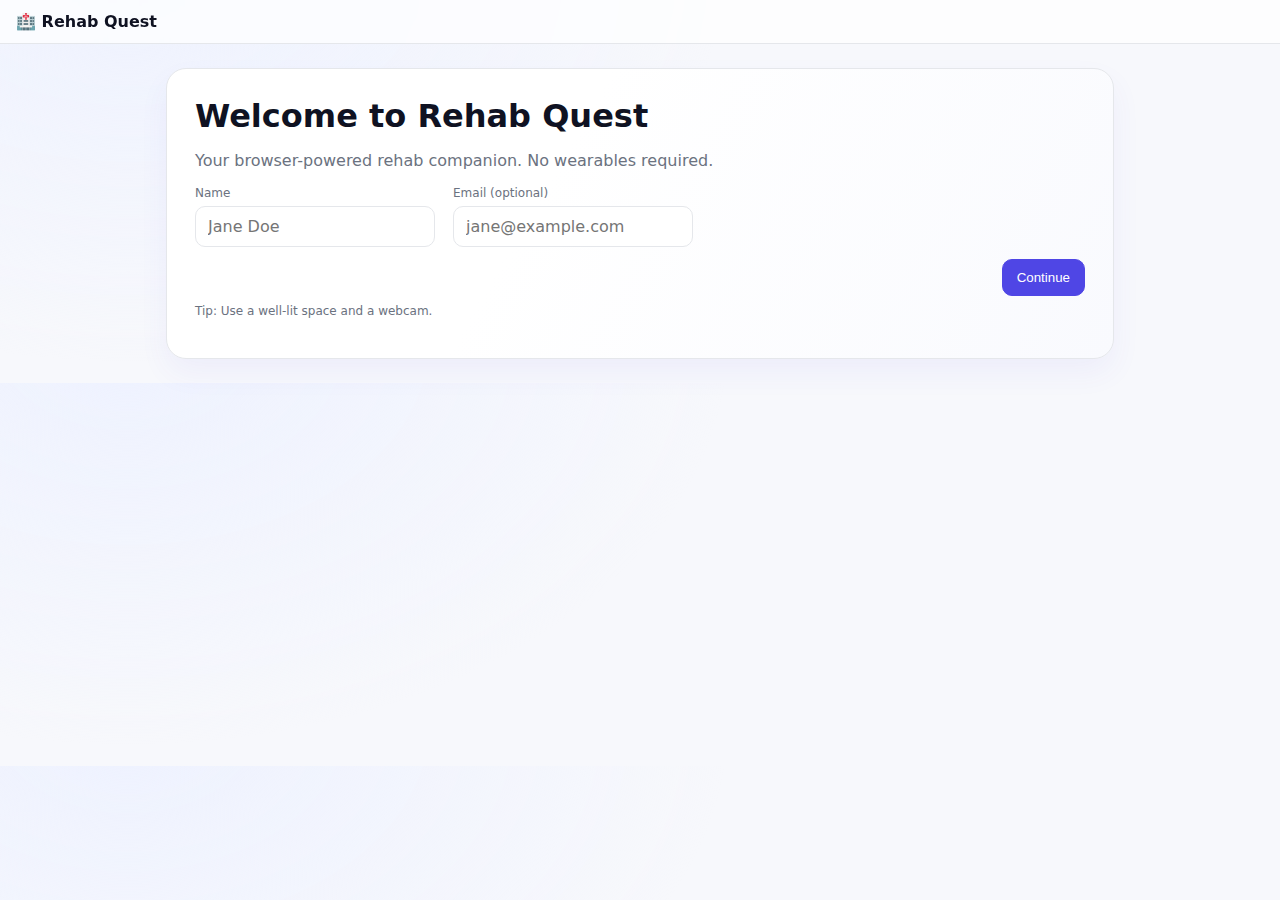
<file: login.html>
<!doctype html>
<html>
  <head>
    <meta charset="utf-8" />
    <title>Rehab Quest – Login</title>
    <meta name="viewport" content="width=device-width, initial-scale=1" />
    <link rel="stylesheet" href="styles.css" />
    <script src="auth.js" defer></script>
  </head>
  <body>
    <header class="topbar">
      <div class="brand">🏥 Rehab Quest</div>
    </header>

    <main class="container">
      <section class="auth-card">
        <div class="hero">
          <h1>Welcome to Rehab Quest</h1>
          <p class="muted">Your browser-powered rehab companion. No wearables required.</p>
        </div>
        <form id="login-form" class="form">
          <div class="row gap wrap">
            <div class="field">
              <label for="name">Name</label>
              <input id="name" class="input" placeholder="Jane Doe" required />
            </div>
            <div class="field">
              <label for="email">Email (optional)</label>
              <input id="email" type="email" class="input" placeholder="jane@example.com" />
            </div>
          </div>
          <div class="actions" style="margin-top:12px;">
            <button class="btn btn-primary" type="submit">Continue</button>
          </div>
          <p class="muted small" style="margin-top:8px;">Tip: Use a well-lit space and a webcam.</p>
        </form>
      </section>
    </main>

    <script>
      document.getElementById('login-form').addEventListener('submit', function(e){
        e.preventDefault();
        const name = document.getElementById('name').value.trim();
        const email = document.getElementById('email').value.trim();
        if (!name) return;
        window.RQAuth.setUser(name, email);
        window.location.href = 'index.html';
      });
    </script>
  </body>
</html>
</file>
<file: styles.css>
:root {
  --bg: #f7f8fc;
  --card: #ffffff;
  --text: #0f1222;
  --muted: #6b7280;
  --primary: #4f46e5;
  --primary-600: #4338ca;
  --border: #e5e7eb;
}

* { box-sizing: border-box; }

body {
  margin: 0;
  font-family: Inter, ui-sans-serif, system-ui, -apple-system, Segoe UI, Roboto, Arial, sans-serif;
  color: var(--text);
  background: radial-gradient(1200px 800px at 10% -10%, #eef2ff 0%, transparent 50%) , var(--bg);
}

.container {
  max-width: 980px;
  margin: 24px auto;
  padding: 0 16px;
}

.topbar {
  position: sticky;
  top: 0;
  z-index: 10;
  background: rgba(255,255,255,0.7);
  backdrop-filter: blur(10px);
  border-bottom: 1px solid var(--border);
  padding: 12px 16px;
  display: flex;
  justify-content: space-between;
  align-items: center;
}

.brand { font-weight: 700; }
.userbar { display:flex; align-items:center; gap:8px; }
.badge {
  width: 32px; height: 32px; border-radius: 999px;
  display: inline-flex; align-items: center; justify-content: center;
  background: #eef2ff; color: #1f2a6b; font-weight: 700;
  border: 1px solid var(--border);
}

.card {
  background: var(--card);
  border: 1px solid var(--border);
  border-radius: 16px;
  padding: 20px;
  margin-bottom: 16px;
  box-shadow: 0 10px 20px rgba(79,70,229,0.04);
}

.card-header { margin-bottom: 12px; }
.row-between { display: flex; align-items: center; justify-content: space-between; gap: 12px; }
.row { display: flex; align-items: center; }
.wrap { flex-wrap: wrap; }
.gap { gap: 10px; }

.grid { display: grid; grid-template-columns: repeat(auto-fill, minmax(180px, 1fr)); gap: 10px; }
.grid-2 { display: grid; grid-template-columns: 1fr; gap: 16px; }
@media (min-width: 880px) { .grid-2 { grid-template-columns: 1fr 1fr; } }

.video-wrap { display: flex; justify-content: center; }
.hidden { display: none !important; }

.muted { color: var(--muted); }
.small { font-size: 12px; }

.btn {
  appearance: none;
  border: 1px solid var(--border);
  background: #fff;
  color: var(--text);
  padding: 10px 14px;
  border-radius: 10px;
  cursor: pointer;
  transition: .2s ease;
}
.btn:hover { transform: translateY(-1px); }
.btn:active { transform: translateY(0); }

.btn-primary {
  background: var(--primary);
  color: #fff;
  border-color: var(--primary);
}
.btn-primary:hover { background: var(--primary-600); border-color: var(--primary-600); }

.btn-ghost {
  background: transparent;
}

.btn-chip {
  background: #eef2ff;
  border-color: #e0e7ff;
  color: #1f2a6b;
}

.actions { display: flex; gap: 8px; justify-content: flex-end; }

.table { display: grid; gap: 6px; }
.table-head, .table-row {
  display: grid;
  grid-template-columns: 2fr 1fr 1fr 1fr;
  gap: 10px;
  padding: 10px 12px;
  border: 1px solid var(--border);
  border-radius: 10px;
  background: #fff;
}
.table-head { background: #f3f4f6; font-weight: 600; }

.stats { display: grid; grid-template-columns: repeat(3, 1fr); gap: 12px; }
.stat { background: #fafafa; border: 1px solid var(--border); border-radius: 12px; padding: 16px; text-align: center; }
.stat-number { font-size: 26px; font-weight: 700; }
.stat-label { color: var(--muted); font-size: 12px; }

.modal {
  border: none;
  padding: 0;
  background: transparent;
}
.modal::backdrop {
  background: rgba(0,0,0,.4);
}
.modal-card {
  background: #fff;
  border: 1px solid var(--border);
  border-radius: 16px;
  padding: 20px;
  width: min(600px, calc(100% - 32px));
  margin: 10vh auto;
  box-shadow: 0 20px 40px rgba(0,0,0,.1);
}
.row.gap > * { margin-right: 8px; }

/* Auth */
.auth-card {
  background: linear-gradient(120deg, #ffffff 40%, #f9fafe 100%);
  border: 1px solid var(--border);
  border-radius: 20px;
  padding: 28px;
  box-shadow: 0 14px 30px rgba(79,70,229,0.06);
}
.hero h1 { margin: 0 0 6px; }
.form { margin-top: 10px; }
.field { display: flex; flex-direction: column; min-width: 240px; }
.field label { font-size: 12px; color: var(--muted); margin-bottom: 6px; }
.input {
  padding: 10px 12px; border: 1px solid var(--border); border-radius: 10px;
  font: inherit; background: #fff; color: var(--text);
}

/* Header actions */
.topbar .btn + .badge { margin-left: 4px; }
</file>
